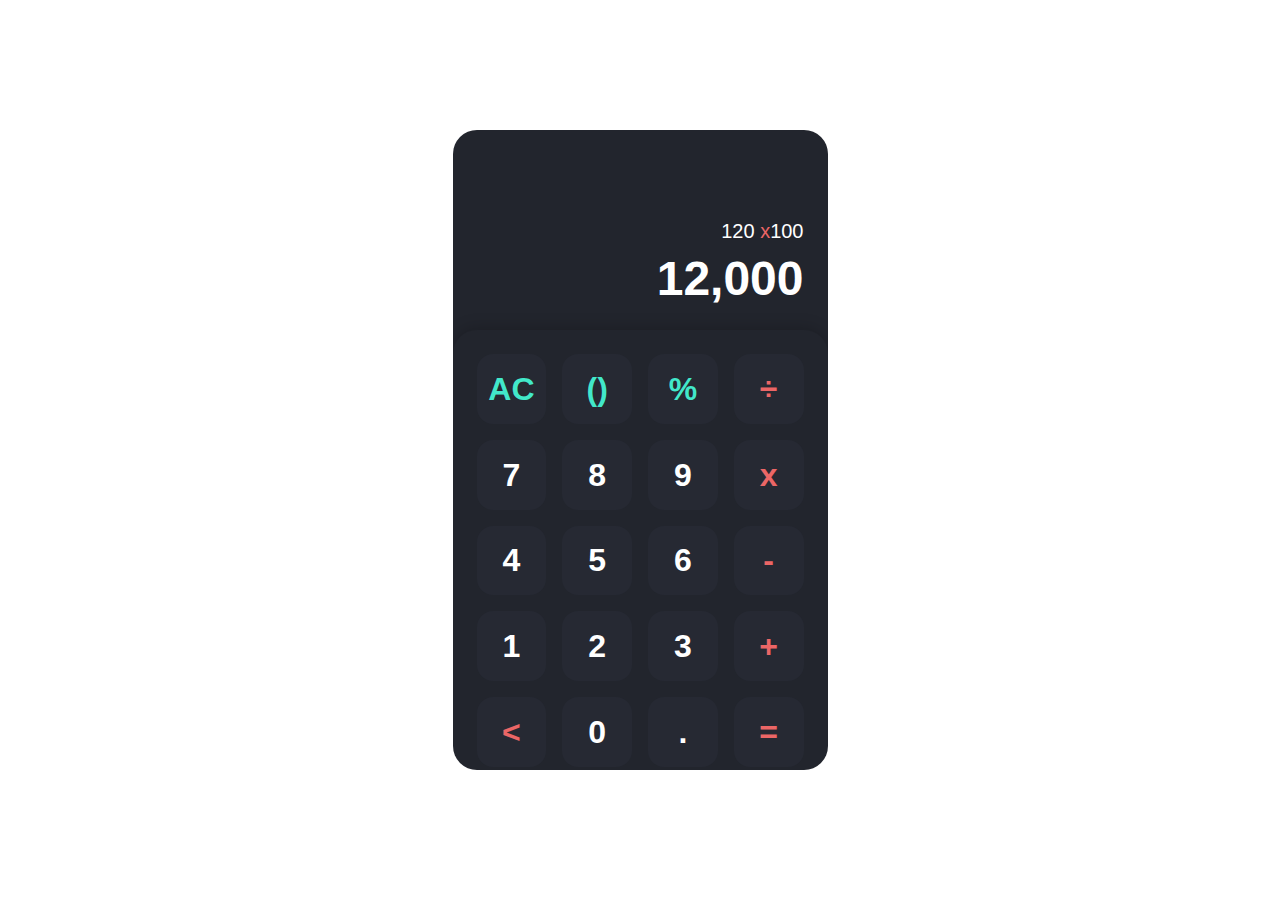
<file: app calculator/index.html>
<!DOCTYPE html>
<html lang="en">
<head>
     <meta charset="UTF-8">
     <meta name="viewport" content="width=device-width, initial-scale=1.0">
     <title>Digital Calculator</title>
     <link rel="stylesheet" href="css/style.css">
</head>
<body>
     <!-- So let's start working on our new project that is Calculator -->
      <!-- div for app -->
       <div class="app">
           <!-- div for calculator -->
          <div class="calculator">
               <!-- div to display the in() and out() -->
               <div class="display">
                    <div class="content">
                         <div class="input">120 <span 
                              class="operator">x</span>100</div>
                         <div class="output">12,000</div>
                    </div>
               </div>
               <!-- div for the keys -->
               <div class="keys">

                    <div data-key="clear" class="key action">
                         <span>AC</span>
                    </div>

                    <div data-key="brackets" class="key action">
                         <span>()</span>
                    </div>

                    <div data-key="%" class="key action">
                         <span>%</span>
                    </div>

                    <div data-key="/" class="key operator">
                         <span>÷</span>
                    </div>

                    <div data-key="7" class="key">
                         <span>7</span>
                    </div>
                    
                    <div data-key="8" class="key">
                         <span>8</span>
                    </div>

                    <div data-key="9" class="key">
                         <span>9</span>
                    </div>

                    <div data-key="*" class="key operator">
                         <span>x</span>
                    </div>

                    <div data-key="4" class="key">
                         <span>4</span>
                    </div>

                    <div data-key="5" class="key">
                         <span>5</span>
                    </div>

                    <div data-key="6" class="key">
                         <span>6</span>
                    </div>

                    <div data-key="-" class="key operator">
                         <span>-</span>
                    </div>

                    <div data-key="1" class="key">
                         <span>1</span>
                    </div>

                    <div data-key="2" class="key">
                         <span>2</span>
                    </div>

                    <div data-key="3" class="key">
                         <span>3</span>
                    </div>

                    <div data-key="+" class="key operator">
                         <span>+</span>
                    </div>

                    <div data-key="backspace" class="key operator">
                         <span>&lt;</span>
                    </div>

                    <div data-key="0" class="key">
                         <span>0</span>
                    </div>

                    <div data-key="." class="key">
                         <span>.</span>
                    </div>

                    <div data-key="=" class="key operator">
                         <span>=</span>
                    </div>

               </div>
          </div>

       </div>
     <script src="js/script.js"></script>
</body>
</html>
</file>
<file: app calculator/css/style.css>
*{
     margin: 0;
     padding: 0;
     box-sizing: border-box;
     font-family: sans-serif;

}
.app{
     display: flex;
     justify-content: center;
     align-items: center;
     height: 100vh;

}
.calculator{
     background-color: #22252D;
     width: 100%;
     max-width: 375px;
     max-height: 640px;
     display: flex;
     flex-direction: column;
     border-radius: 1.5rem;
     overflow: hidden;
}
.display{
     min-height: 200px;
     padding: 1.5rem;
     display: flex;
     justify-content: flex-end;
     align-items: flex-end;
     color: white;
     text-align: right;
     flex: 1 1 0%;

}
.display .input{
     font-size: 1.25rem;
     margin-bottom: 0.5rem;
}
.display .output{
     font-size: 3rem;
     font-weight: 700;
     max-width: 100%;
     max-width: 100%;
     overflow: auto;
}

.display .operator{
     color: #EB6666;

}

.display .brackets,
.display .percent {
     color: #26fed7;
}

.keys{
     color: #292d36;
     padding: 1.5rem;
     border-radius: 1.5rem 1.5rem 0 0;
     display: grid;
     grid-template-columns: repeat(4, 1fr);
     grid-template-rows: repeat(5, 1fr);
     grid-gap: 1rem;
     box-shadow: 0px -2px 16px rgba(0, 0, 0, 0.2);
}

.keys .key{
     position: relative;
     cursor: pointer;

     display: block;
     height: 0;
     padding-top: 100%;
     background-color: #262933;
     border-radius: 1rem;
     transition: 0.2s;
     user-select: none;
}

.keys .key span{
     position: absolute;
     top: 50%;
     left: 50%;
     transform: translate(-50%, -50%);

     font-size: 2rem;
     font-weight: 700;
     color: white;
}

.keys .key:hover{
     box-shadow: inset 0px 0px 8px rgba(255, 255, 255, 0.2);
}

.keys .key.operator span{
     color: #EB6666;
}
.keys .key.operator span:hover{
     color:#ec1212;
}
.keys .key.action span {
     color: #45fcdaea;
}
.keys .key.action span:hover{
     color:#01ffd0;
}
</file>
